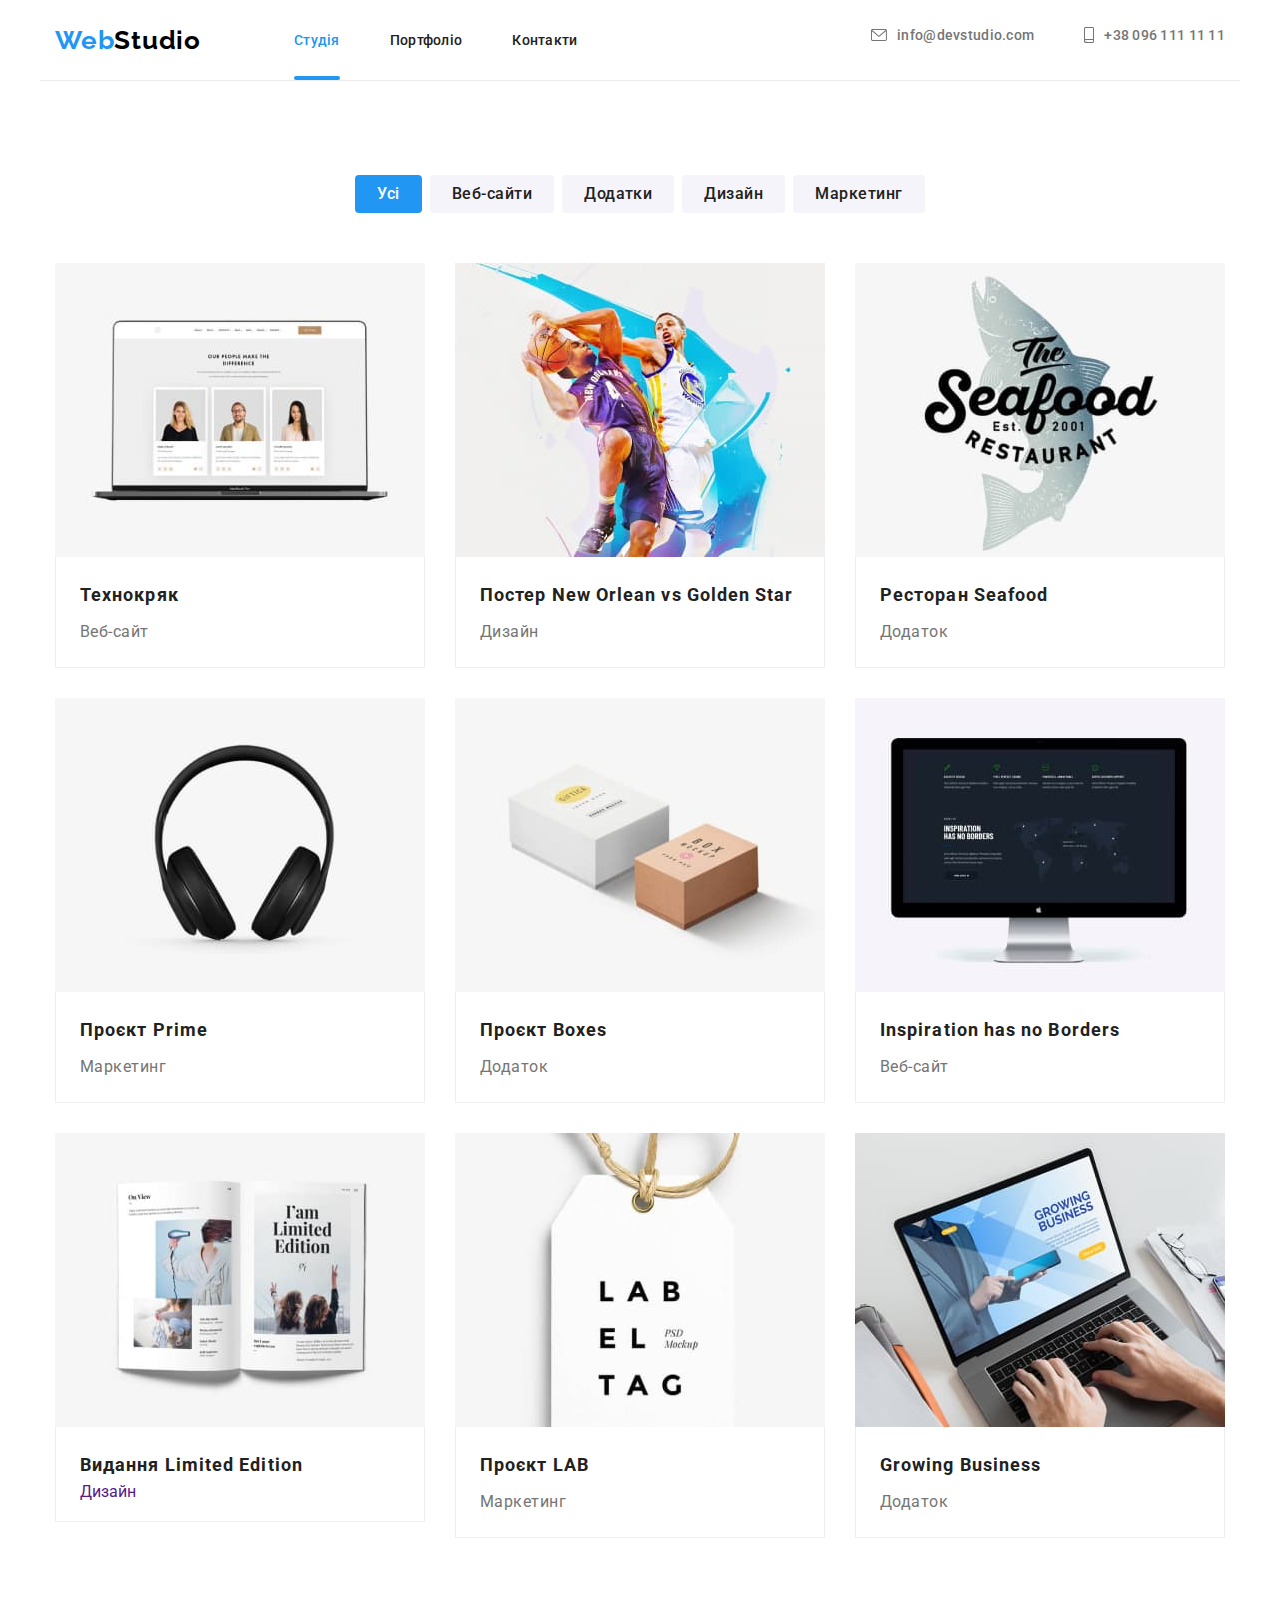
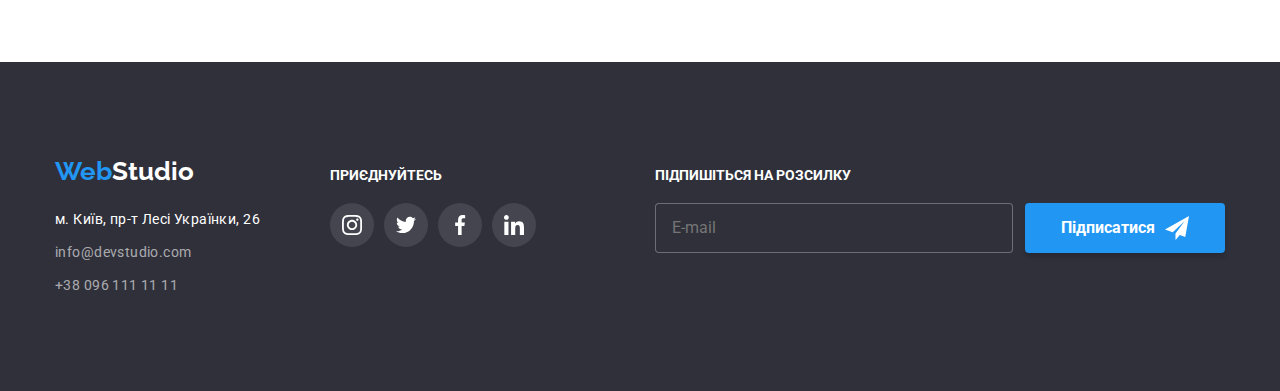
<file: portfolio.html>
<!DOCTYPE html>
<html lang="uk">
  <head>
    <meta charset="UTF-8" />
    <meta http-equiv="X-UA-Compatible" content="IE=edge" />
    <meta name="viewport" content="width=device-width, initial-scale=1.0" />
    <title>Студія</title>
    <link
      rel="stylesheet"
      href="https://cdnjs.cloudflare.com/ajax/libs/modern-normalize/1.1.0/modern-normalize.min.css"
    />
    <link rel="preconnect" href="https://fonts.googleapis.com" />
    <link rel="preconnect" href="https://fonts.gstatic.com" crossorigin />
    <link
      href="https://fonts.googleapis.com/css2?family=Raleway:wght@700&family=Roboto:wght@400;500;700;900&display=swap"
      rel="stylesheet"
    />
    <link rel="stylesheet" href="./css/main.min.css" />
  </head>

  <body class="body">
    <!-- Header-->
    <header class="header">
      <div class="container header__content">
        <a class="logo-flex header__logo link" href="./">Web<span class="header__logo header__logo--last">Studio</span></a>
        <nav class="header__nav">
          <ul class="header-list list">
            <li class="header-list__item">
              <a class="header-list__link header-list__active link" href="./index.html"
                >Студія</a
              >
            </li>
            <li class="header-list__item">
              <a class="header-list__link link" href="./portfolio.html">Портфоліо</a>
            </li>
            <li class="header-list__item">
              <a class="header-list__link link" href="#">Контакти</a>
            </li>
          </ul>
        </nav>
            <ul class="contact-nav list">
            <li class="contact-nav__item">
              <a class="contact-nav__link link" href="mailto:info@devstudio.com">
                <svg class="svg-mail" width="16" height="12">
                  <use href="./images/icons.svg#h-envelope"></use>
                </svg>info@devstudio.com</a>
            </li>
            <li class="contact-nav__item">
              <a class="contact-nav__link link" href="tel:+380961111111">
                <svg class="svg-tel" width="10" height="16">
                  <use href="./images/icons.svg#h-smartphone"></use>
                </svg>+38 096 111 11 11</a>
            </li>
            </ul>

            <button
            class="menu-toggle js-open-menu"
            aria-expanded="false"
            aria-controls="mobile-menu">
            <svg width="24" height="16">
                <use href="./images/icons.svg#icon-menu" class="icon-menu"></use>              
            </svg>
          </button>
          <div class="menu-container js-menu-container" id="mobile-menu">
            <button class="menu-toggle js-close-menu">
              <svg width="19" height="19">
                <use href="./images/icons.svg#icon-close" class="icon-close"></use>
            </svg>
            </button>
      
            <ul class="mobile-menu">
              <li class="mobile-menu__item">
                <a class="mobile-menu__link mobile-menu__active link" href="" >Студія</a>
              </li>
              <li class="mobile-menu__item">
                <a class="mobile-menu__link link" href="./portfolio.html" >Портфоліо</a>
              </li>
              <li class="mobile-menu__item">
                <a class="mobile-menu__link link" href="" >Контакти</a>
              </li>
            </ul>

            <ul class="mobile-contacts">
              <li class="mobile-contacts__item list">
                <a href="" class="mobile-contacts__link mobile-contacts__active link">+38 096 111 11 11</a></li>
              <li class="mobile-contacts__item list">
                <a href="" class="mobile-contacts__link link">info@devstudio.com</a></li>
            </ul>
            <ul class="mobile-socials">
              <li class="mobile-socials__item list">
                <a href="" class="mobile-socials__link link">Instagram</a></li>
              <li class="mobile-socials__item list">
                <a href="" class="mobile-socials__link link">Twitter</a></li>
              <li class="mobile-socials__item list">
                <a href="" class="mobile-socials__link link">Facebook</a></li>
              <li class="mobile-socials__item list">
                <a href="" class="mobile-socials__link link">LinkedIn</a></li>
            </ul>
          </div>
          </div>
    </header>
    <main>
      <section class="portfolio">
        <div class="container">
          <h1 class="visually-hidden">Projects</h1>
          <ul class="portfolio-menu list">
            <li class="portfolio-menu__item">
              <button class="portfolio-menu__link portfolio-menu__active" type="buttom">Усі</button>
            </li>
            <li class="portfolio-menu__item">
              <button class="portfolio-menu__link" type="buttom">Веб-сайти</button>
            </li>
            <li class="portfolio-menu__item">
              <button class="portfolio-menu__link" type="buttom">Додатки</button>
            </li>
            <li class="portfolio-menu__item">
              <button class="portfolio-menu__link" type="buttom">Дизайн</button>
            </li>
            <li class="portfolio-menu__item">
              <button class="portfolio-menu__link" type="buttom">Маркетинг</button>
            </li>
          </ul>
          <ul class="portfolio-container list">
            <li class="portfolio-container__item">
              <a class="portfolio-container__link link" href="">
                <div class="portfolio-container__wrapper">
                  <img class="portfolio-container__img" src="./images/proj01.jpg" alt="Photo note" />
                  <div class="portfolio-container__description"><p>Ресурс пропонує комплексні пропозиції з різним рівнем функціоналу та сервісів. Все це дозволить відвідувачу отримати вичерпні відомості про компанію чи приватну особу.</p></div>
                </div>
                <div class="portfolio-container__sign">
                  <h2 class="portfolio-container__project">Технокряк</h2>
                  <p class="portfolio-container__name">Веб-сайт</p>
                </div>
              </a>
            </li>
            <li class="portfolio-container__item">
              <a class="portfolio-container__link link" href="">
                <div class="portfolio-container__wrapper">
                  <img class="portfolio-container__img" src="./images/proj02.jpg" alt="Photo note" />
                  <div class="portfolio-container__description"><p>Ресурс пропонує комплексні пропозиції з різним рівнем функціоналу та сервісів. Все це дозволить відвідувачу отримати вичерпні відомості про компанію чи приватну особу.</p></div>
                </div>
                <div class="portfolio-container__sign">
                  <h2 class="portfolio-container__project">Постер New Orlean vs Golden Star</h2>
                  <p class="portfolio-container__name">Дизайн</p>
                </div>
              </a>
            </li>
            <li class="portfolio-container__item">
              <a class="portfolio-container__link link" href="">
                <div class="portfolio-container__wrapper">
                  <img class="portfolio-container__img" src="./images/proj03.jpg" alt="Photo note" />
                  <div class="portfolio-container__description"><p>Ресурс пропонує комплексні пропозиції з різним рівнем функціоналу та сервісів. Все це дозволить відвідувачу отримати вичерпні відомості про компанію чи приватну особу.</p></div>
                </div>
                <div class="portfolio-container__sign">
                  <h2 class="portfolio-container__project">Ресторан Seafood</h2>
                  <p class="portfolio-container__name">Додаток</p>
                </div>
              </a>
            </li>
            <li class="portfolio-container__item">
              <a class="portfolio-container__link link" href="">
                <div class="portfolio-container__wrapper">
                  <img class="portfolio-container__img" src="./images/proj04.jpg" alt="Photo note" />
                  <div class="portfolio-container__description"><p>Ресурс пропонує комплексні пропозиції з різним рівнем функціоналу та сервісів. Все це дозволить відвідувачу отримати вичерпні відомості про компанію чи приватну особу.</p></div>
                </div>
                <div class="portfolio-container__sign">
                  <h2 class="portfolio-container__project">Проєкт Prime</h2>
                  <p class="portfolio-container__name">Маркетинг</p>
                </div>
              </a>
            </li>
            <li class="portfolio-container__item">
              <a class="portfolio-container__link link" href="">
                <div class="portfolio-container__wrapper">
                  <img class="portfolio-container__img" src="./images/proj05.jpg" alt="Photo note" />
                  <div class="portfolio-container__description"><p>Ресурс пропонує комплексні пропозиції з різним рівнем функціоналу та сервісів. Все це дозволить відвідувачу отримати вичерпні відомості про компанію чи приватну особу.</p></div>
                </div>
                <div class="portfolio-container__sign">
                  <h2 class="portfolio-container__project">Проєкт Boxes</h2>
                  <p class="portfolio-container__name">Додаток</p>
                </div>
              </a>
            </li>
            <li class="portfolio-container__item">
              <a class="portfolio-container__link link" href="">
                <div class="portfolio-container__wrapper">
                  <img class="portfolio-container__img" src="./images/proj06.jpg" alt="Photo note" />
                  <div class="portfolio-container__description"><p>Ресурс пропонує комплексні пропозиції з різним рівнем функціоналу та сервісів. Все це дозволить відвідувачу отримати вичерпні відомості про компанію чи приватну особу.</p></div>
                </div>
                <div class="portfolio-container__sign">
                  <h2 class="portfolio-container__project">Inspiration has no Borders</h2>
                  <p class="portfolio-container__name">Веб-сайт</p>
                </div>
              </a>
            </li>
            <li class="portfolio-container__item">
              <a class="portfolio-container__link link" href="">
                <div class="portfolio-container__wrapper">
                  <img class="portfolio-container__img" src="./images/proj07.jpg" alt="Photo note" />
                  <div class="portfolio-container__description"><p>Ресурс пропонує комплексні пропозиції з різним рівнем функціоналу та сервісів. Все це дозволить відвідувачу отримати вичерпні відомості про компанію чи приватну особу.</p></div>
                </div>
                <div class="portfolio-container__sign">
                  <h2 class="portfolio-container__project">Видання Limited Edition</h2>
                  <p class="portfolio-container__-name">Дизайн</p>
                </div>
              </a>
            </li>
            <li class="portfolio-container__item">
              <a class="portfolio-container__link link" href="">
                <div class="portfolio-container__wrapper">
                  <img class="portfolio-container__img" src="./images/proj08.jpg" alt="Photo note" />
                  <div class="portfolio-container__description"><p>Ресурс пропонує комплексні пропозиції з різним рівнем функціоналу та сервісів. Все це дозволить відвідувачу отримати вичерпні відомості про компанію чи приватну особу.</p></div>
                </div>
                <div class="portfolio-container__sign">
                  <h2 class="portfolio-container__project">Проєкт LAB</h2>
                  <p class="portfolio-container__name">Маркетинг</p>
                </div>
              </a>
            </li>
            <li class="portfolio-container__item">
              <a class="portfolio-container__link link" href="">
                <div class="portfolio-container__wrapper">
                  <img class="portfolio-container__img" src="./images/proj09.jpg" alt="Photo note" />
                  <div class="portfolio-container__description"><p>Ресурс пропонує комплексні пропозиції з різним рівнем функціоналу та сервісів. Все це дозволить відвідувачу отримати вичерпні відомості про компанію чи приватну особу.</p></div>
                </div>
                <div class="portfolio-container__sign">
                  <h2 class="portfolio-container__project">Growing Business</h2>
                  <p class="portfolio-container__name">Додаток</p>
                </div>
              </a>
            </li>
          </ul>
        </div>
      </section>
    </main>
    <!-- Блок подвал-->
    <footer class="footer">
      <div class="footer__content container">
        <div class="company">
          <a class="footer-logo link" href="./">Web<span class="footer-logo__last">Studio</span></a>
        <address>
        <ul class="adress-list list">
          <li class="adress-list__line">
            <a class="adress-list__city link" href="https://goo.gl/maps/aEc3qN7KsG8WqcRj8"
              >м. Київ, пр-т Лесі Українки, 26</a>
          </li>
          <li class="adress-list__line">
            <a class="adress-list__contact link" href="mailto:info@devstudio.com">info@devstudio.com</a>
          </li>
          <li class="adress-list__line">
            <a class="adress-list__contact link" href="tel:+380961111111">+38 096 111 11 11</a></li>
        </ul>
        </address>
        </div>
        <div class="social-join">
          <h3 class="social-join__title">приєднуйтесь</h3>
            <ul class="foot-social list">
                <li class="foot-social__item"><a href="" class="foot-social__link link">
                  <svg class="foot-social__icon" width="20" height="20">
                    <use href="./images/icons.svg#sn-instagram"></use>
                  </svg>
                </a></li>
                <li class="foot-social__item"><a href="" class="foot-social__link link">
                  <svg class="foot-social__icon" width="20" height="20">
                    <use href="./images/icons.svg#sn-twitter"></use>
                  </svg>
                </a></li>
                <li class="foot-social__item"><a href="" class="foot-social__link link">
                  <svg class="foot-social__icon" width="20" height="20">
                    <use href="./images/icons.svg#sn-facebook"></use>
                  </svg>
                </a></li>
                <li class="foot-social__item"><a href="" class="foot-social__link link">
                  <svg class="foot-social__icon" width="20" height="20">
                    <use href="./images/icons.svg#sn-linkedin"></use>
                  </svg>
                </a></li>
            </ul>
        </div>  

        <div class="subscribe">
          <p class="subscribe__title">Підпишіться на розсилку</p>
          <form class="input-form">
            <div class="subscribe__form">
              <input class="subscribe__input"
                type="email"
                name="mail"
                id="mail"
                placeholder="E-mail"
              />
              <button class="subscribe__button" type="submit">
                Підписатися
                <svg class="subscribe__svg" width="24" height="24">
                  <use href="./images/icons.svg#icon-send"></use>
                </svg>
              </button>
            </div>
          </form>
        </div>
      </div>
  </footer>
  </body>
</html>
</file>
<file: css/main.min.css>
.body{font-family:"Roboto",sans-serif;font-style:normal}h1,h2,h3,h4,h5,p,ul{margin:0}.container{padding-left:15px;padding-right:15px;margin-left:auto;margin-right:auto}@media screen and (min-width: 480px){.container{width:480px}}@media screen and (min-width: 768px){.container{width:768px}}@media screen and (min-width: 1200px){.container{width:1200px}}.link{text-decoration:none}.list{list-style:none;padding:0;margin:0}img{display:block max-width 100%;height:auto}.visually-hidden{position:absolute;white-space:nowrap;width:1px;height:1px;overflow:hidden;border:0;padding:0;clip:rect(0 0 0 0);-webkit-clip-path:inset(50%);clip-path:inset(50%);margin:-1px}.footer,.clients,.team,.features,.hero{padding-top:60px;padding-bottom:60px}@media screen and (min-width: 1280px){.footer,.clients,.team,.features,.hero{padding-top:94px;padding-bottom:94px}}.header{padding:16px 0}@media screen and (min-width: 768px){.header{padding:0}}.header__content{display:-webkit-box;display:-ms-flexbox;display:flex;-webkit-box-align:center;-ms-flex-align:center;align-items:center;border-bottom:1px solid #ececec}.header__nav{display:-webkit-box;display:-ms-flexbox;display:flex}.logo-flex{display:-webkit-box;display:-ms-flexbox;display:flex;margin-left:0px}.header__logo{font-family:"Raleway",sans-serif;font-style:normal;font-weight:700;font-size:26px;line-height:1.1923076923;letter-spacing:.03em;color:#2196f3}.header__logo--last{color:#000}.header-list{display:none}@media screen and (min-width: 768px){.header-list{display:-webkit-box;display:-ms-flexbox;display:flex;margin-left:88px}.header-list__link{display:block;padding-top:32px;padding-bottom:32px;color:#212121;font-weight:500;font-size:14px;line-height:1.1428571429;letter-spacing:.02em;-webkit-transition:color 250ms cubic-bezier(0.4, 0, 0.2, 1);transition:color 250ms cubic-bezier(0.4, 0, 0.2, 1);position:relative}.header-list__item:not(:last-child){margin-right:50px}.header-list__link:hover,.header-list__link:active{color:#2196f3}.header-list__active{color:#2196f3}.header-list__active::after{opacity:1;content:" ";display:block;width:100%;height:4px;border-radius:2px;background-color:#2196f3;position:absolute;left:0px;bottom:0px}}@media screen and (min-width: 1200px){.header-list{margin-left:93px}}.contact-nav{display:none}@media screen and (min-width: 768px){.contact-nav{display:block;margin-left:auto}.contact-nav__item:not(:last-child){margin-bottom:10px}.contact-nav__link{display:-webkit-box;display:-ms-flexbox;display:flex;-webkit-box-align:center;-ms-flex-align:center;align-items:center;font-weight:500;font-size:14px;line-height:1.1428571429;letter-spacing:.02em;color:#757575;-webkit-transition:color 250ms cubic-bezier(0.4, 0, 0.2, 1);transition:color 250ms cubic-bezier(0.4, 0, 0.2, 1)}.contact-nav__link:hover,.contact-nav__link:active{color:#2196f3}}@media screen and (min-width: 1200px){.contact-nav{display:-webkit-box;display:-ms-flexbox;display:flex;margin-left:auto}.contact-nav__item:not(:last-child){margin-right:50px}}.svg-mail{fill:currentColor;margin-right:10px}.svg-tel{fill:currentColor;margin-right:10px}.menu{display:-webkit-box;display:-ms-flexbox;display:flex;padding:0;margin:0;list-style:none}@media(max-width: 767px){.menu{display:none}}.menu .link{padding:10px;color:inherit;text-decoration:none}.menu .link:hover,.menu .link:focus{text-decoration:underline}.menu-toggle{min-height:40px;min-width:40px;display:-webkit-box;display:-ms-flexbox;display:flex;-webkit-box-align:center;-ms-flex-align:center;align-items:center;-webkit-box-pack:center;-ms-flex-pack:center;justify-content:center;margin-left:auto;background-color:rgba(0,0,0,0);cursor:pointer;border:none;border-radius:50%;outline:none}@media(min-width: 768px){.menu-toggle{display:none}}.menu-toggle:hover,.menu-toggle:focus{fill:#2196f3}.menu-container{position:fixed;top:0;left:0;display:-webkit-box;display:-ms-flexbox;display:flex;-webkit-box-orient:vertical;-webkit-box-direction:normal;-ms-flex-direction:column;flex-direction:column;width:100vw;height:100vh;padding:32px;background-color:#fff;z-index:999;-webkit-transform:translateX(100%);transform:translateX(100%);-webkit-transition:-webkit-transform 250ms ease-in-out;transition:-webkit-transform 250ms ease-in-out;transition:transform 250ms ease-in-out;transition:transform 250ms ease-in-out, -webkit-transform 250ms ease-in-out}.menu-container.is-open{-webkit-transform:translateX(0);transform:translateX(0)}.menu-container .menu-toggle{position:absolute;top:16px;right:16px}.mobile-menu{padding:0;margin:0;list-style:none;margin-bottom:auto}.mobile-menu{display:block}.mobile-menu__item{display:block;margin-bottom:32px}.mobile-menu__link{font-weight:500;font-size:40px;line-height:1.175;text-decoration:none;color:#212121}.mobile-menu__active{font-weight:500;font-size:40px;line-height:1.175;text-decoration:none;color:#2196f3}.mobile-contacts{display:block;padding:0}.mobile-contacts__item{display:block;margin-bottom:32px}.mobile-contacts__link{font-weight:500;font-size:24px;line-height:1.1666666667;text-decoration:none;color:#757575}.mobile-contacts__active{font-weight:500;font-size:34px;line-height:1.1764705882;text-decoration:none;color:#2196f3}.mobile-socials{display:-webkit-box;display:-ms-flexbox;display:flex;padding:0}.mobile-socials__item:not(:last-child){padding-right:10px;border-right:1px solid rgba(33,33,33,.2)}.mobile-socials__item:not(:first-child){padding-left:10px}.mobile-socials__link{font-weight:500;font-size:18px;line-height:1.2222222222;text-decoration:none;color:#2196f3}.hero{margin-left:auto;margin-right:auto;padding-top:118px;padding-bottom:118px;text-align:center;background-color:#2f303a;background-image:-webkit-gradient(linear, left top, right top, from(rgba(47, 48, 58, 0.4)), to(rgba(47, 48, 58, 0.4))),url("../images/hero/hero_img-sm@1x.jpg");background-image:linear-gradient(to right, rgba(47, 48, 58, 0.4), rgba(47, 48, 58, 0.4)),url("../images/hero/hero_img-sm@1x.jpg");background-repeat:no-repeat;background-position:center;background-size:cover}@media screen and (min-device-pixel-ratio: 2),(-webkit-min-device-pixel-ratio: 2),(min-resolution: 192dpi),(min-resolution: 2dppx){.hero{background-image:-webkit-gradient(linear, left top, right top, from(rgba(47, 48, 58, 0.4)), to(rgba(47, 48, 58, 0.4))),url("../images/hero/hero_img-sm@2x.jpg");background-image:linear-gradient(to right, rgba(47, 48, 58, 0.4), rgba(47, 48, 58, 0.4)),url("../images/hero/hero_img-sm@2x.jpg")}}@media screen and (min-width: 768px){.hero{background-image:-webkit-gradient(linear, left top, right top, from(rgba(47, 48, 58, 0.4)), to(rgba(47, 48, 58, 0.4))),url("../images/hero/hero_img-md@1x.jpg");background-image:linear-gradient(to right, rgba(47, 48, 58, 0.4), rgba(47, 48, 58, 0.4)),url("../images/hero/hero_img-md@1x.jpg")}}@media screen and (min-width: 768px)and (min-device-pixel-ratio: 2),screen and (min-width: 768px)and (-webkit-min-device-pixel-ratio: 2),screen and (min-width: 768px)and (min-resolution: 192dpi),screen and (min-width: 768px)and (min-resolution: 2dppx){.hero{background-image:-webkit-gradient(linear, left top, right top, from(rgba(47, 48, 58, 0.4)), to(rgba(47, 48, 58, 0.4))),url("../images/hero/hero_img-md@2x.jpg");background-image:linear-gradient(to right, rgba(47, 48, 58, 0.4), rgba(47, 48, 58, 0.4)),url("../images/hero/hero_img-md@2x.jpg")}}@media screen and (min-width: 1200px){.hero{max-width:1600px;padding-top:200px;padding-bottom:200px;height:600px;background-image:-webkit-gradient(linear, left top, right top, from(rgba(47, 48, 58, 0.4)), to(rgba(47, 48, 58, 0.4))),url("../images/hero/hero_img-lg@1x.jpg");background-image:linear-gradient(to right, rgba(47, 48, 58, 0.4), rgba(47, 48, 58, 0.4)),url("../images/hero/hero_img-lg@1x.jpg")}}@media screen and (min-width: 1200px)and (min-device-pixel-ratio: 2),screen and (min-width: 1200px)and (-webkit-min-device-pixel-ratio: 2),screen and (min-width: 1200px)and (min-resolution: 192dpi),screen and (min-width: 1200px)and (min-resolution: 2dppx){.hero{background-image:-webkit-gradient(linear, left top, right top, from(rgba(47, 48, 58, 0.4)), to(rgba(47, 48, 58, 0.4))),url("../images/hero/hero_img-lg@2x.jpg");background-image:linear-gradient(to right, rgba(47, 48, 58, 0.4), rgba(47, 48, 58, 0.4)),url("../images/hero/hero_img-lg@2x.jpg")}}.hero__title{margin:0 auto 30px;width:360px;font-weight:900;font-size:26px;line-height:1.6153846154;text-align:center;letter-spacing:.06em;text-transform:uppercase;color:#fff;display:block}@media screen and (min-width: 1200px){.hero__title{font-size:44px;line-height:1.3636363636;width:696px}}.hero__button{font-family:inherit;font-weight:700;font-size:16px;line-height:1.875;color:#fff;background-color:#2196f3;border-radius:4px;border:none;padding:10px 24px;-webkit-transition:background-color 250ms cubic-bezier(0.4, 0, 0.2, 1);transition:background-color 250ms cubic-bezier(0.4, 0, 0.2, 1)}.hero__button:hover,.hero__button:active{background-color:#188ce8;cursor:pointer}@media screen and (min-width: 1200px){.hero__button{padding:10px 32px}}.features{display:-webkit-box;display:-ms-flexbox;display:flex;-webkit-box-pack:center;-ms-flex-pack:center;justify-content:center}.features__icon{display:-webkit-box;display:-ms-flexbox;display:flex;-webkit-box-pack:center;-ms-flex-pack:center;justify-content:center;-webkit-box-align:center;-ms-flex-align:center;align-items:center;height:120px;background-color:#f5f4fa;border-radius:4px;margin-bottom:30px}.features__icon--size{width:70px;height:70px}.features__titles{margin-top:0;margin-bottom:10px;text-align:left;font-weight:700;font-size:14px;line-height:1.1428571429;letter-spacing:.03em;text-transform:uppercase;color:#212121}@media screen and (max-width: 767px){.features__titles{text-align:center}}.features__text{margin-top:0;font-weight:400;font-size:14px;line-height:1.7142857143;color:#757575}@media screen and (min-width: 768px){.features-list{display:-webkit-box;display:-ms-flexbox;display:flex;-ms-flex-wrap:wrap;flex-wrap:wrap;-webkit-box-pack:center;-ms-flex-pack:center;justify-content:center;max-width:768px}}@media screen and (min-width: 1200px){.features-list{max-width:1200px;-ms-flex-wrap:nowrap;flex-wrap:nowrap}}.features-list__item{margin-bottom:30px;width:100%}@media screen and (min-width: 768px){.features-list__item{width:354px;margin-right:30px}}@media screen and (min-width: 1200px){.features-list__item{width:270px;margin-bottom:0px}}@media screen and (max-width: 1199px){.features-list__item:nth-child(2n){margin-right:0px}}@media screen and (min-width: 768px){.features-list__item:nth-child(n+3){margin-bottom:0px}}.features-list__item:last-child{margin-bottom:0px;margin-right:0px}.works{margin-top:0;margin-bottom:0;padding-bottom:94px}@media screen and (max-width: 1199px){.works{display:none}}.works__title{margin-top:0;margin-bottom:50px;font-weight:700;font-size:36px;line-height:1.1666666667;text-align:center;letter-spacing:.03em;color:#212121}.works-flex{display:-webkit-box;display:-ms-flexbox;display:flex}.works-flex__item{width:370px;margin-right:30px;position:relative}.works-flex__item:nth-child(3n){margin-right:0}.works-flex__img{display:block;width:100%;height:auto}.works-flex__description{display:-webkit-box;display:-ms-flexbox;display:flex;-webkit-box-pack:center;-ms-flex-pack:center;justify-content:center;-webkit-box-align:center;-ms-flex-align:center;align-items:center;width:100%;height:70px;color:#fff;font-weight:700;font-size:14px;line-height:1.1428571429;text-align:center;text-transform:uppercase;margin:0px;background-color:rgba(47,48,58,.8);position:absolute;bottom:0}.team{margin-top:0;margin-bottom:0;background-color:#f5f4fa}@media screen and (max-width: 1199px){.team{display:-webkit-box;display:-ms-flexbox;display:flex;-webkit-box-align:center;-ms-flex-align:center;align-items:center}}.team__title{margin-top:0;margin-bottom:30px;font-weight:700;font-size:28px;line-height:1.1785714286;text-align:center;color:#212121}@media screen and (min-width: 1200px){.team__title{font-size:36px;line-height:1.1666666667;margin-bottom:50px;font-size:28px;line-height:1.1666666667}}.particapant{display:-webkit-box;display:-ms-flexbox;display:flex;-ms-flex-wrap:wrap;flex-wrap:wrap;-webkit-box-pack:center;-ms-flex-pack:center;justify-content:center}@media screen and (min-width: 480px){.particapant{max-width:480px}}@media screen and (min-width: 768px){.particapant{max-width:768px}}@media screen and (min-width: 1200px){.particapant{max-width:1200px}}.particapant__item{width:100%;margin-bottom:30px;background-color:#fff;-webkit-box-shadow:0px 2px 1px rgba(0,0,0,.2),0px 1px 1px rgba(0,0,0,.14),0px 1px 3px rgba(0,0,0,.12);box-shadow:0px 2px 1px rgba(0,0,0,.2),0px 1px 1px rgba(0,0,0,.14),0px 1px 3px rgba(0,0,0,.12)}@media screen and (min-width: 768px){.particapant__item{width:calc((100% - 30px)/2);margin-right:30px}}@media screen and (min-width: 1200px){.particapant__item{width:calc((100% - 90px)/4)}}@media screen and (min-width: 768px)and (max-width: 1199px){.particapant__item:nth-child(2n){margin-right:0px}}.particapant__item:nth-child(4n){margin-right:0}.particapant__photo{display:block;width:100%;height:auto;margin-top:0;margin-bottom:0}.particapant__sign{padding-top:30px;padding-bottom:30px}.particapant__name{font-weight:500;font-size:16px;line-height:1.1875;text-align:center;letter-spacing:.03em;color:#212121}.particapant__post{margin-top:10px;font-weight:400;font-size:16px;line-height:1.1875;text-align:center;letter-spacing:.03em;color:#757575}.social{display:-webkit-box;display:-ms-flexbox;display:flex;-webkit-box-pack:center;-ms-flex-pack:center;justify-content:center;margin-top:16px}.social__item{width:44px;height:44px;margin-right:10px}.social__item:last-child{margin-right:0}.social__link{width:100%;height:100%;display:-webkit-box;display:-ms-flexbox;display:flex;-webkit-box-align:center;-ms-flex-align:center;align-items:center;-webkit-box-pack:center;-ms-flex-pack:center;justify-content:center;background-color:#fff;border-radius:50%;-webkit-transition:background-color 250ms cubic-bezier(0.4, 0, 0.2, 1);transition:background-color 250ms cubic-bezier(0.4, 0, 0.2, 1)}.social__icon{fill:#afb1b8;-webkit-transition:fill 250ms cubic-bezier(0.4, 0, 0.2, 1);transition:fill 250ms cubic-bezier(0.4, 0, 0.2, 1)}.social__link:hover{background-color:#2196f3}.social__link:hover .social__icon{fill:#fff}.clients{margin-top:0;margin-bottom:0}@media screen and (max-width: 1199px){.clients{display:-webkit-box;display:-ms-flexbox;display:flex;-webkit-box-align:center;-ms-flex-align:center;align-items:center}}.clients__title{margin-top:0;margin-bottom:30px;color:#212121;font-weight:700;font-size:28px;line-height:1.1785714286;text-align:center}@media screen and (min-width: 1200px){.clients__title{margin-bottom:50px;font-size:36px;line-height:1.1666666667}}.clients-content{display:-webkit-box;display:-ms-flexbox;display:flex;-ms-flex-wrap:wrap;flex-wrap:wrap;-webkit-box-pack:center;-ms-flex-pack:center;justify-content:center;gap:30px}.clients-content__item{width:calc((100% - 30px)/2)}@media screen and (min-width: 768px){.clients-content__item{width:calc((100% - 60px)/3)}}@media screen and (min-width: 1200px){.clients-content__item{width:calc((100% - 150px)/6)}}.clients-content__link{display:-webkit-box;display:-ms-flexbox;display:flex;-webkit-box-align:center;-ms-flex-align:center;align-items:center;-webkit-box-pack:center;-ms-flex-pack:center;justify-content:center;border:1px solid #afb1b8;border-radius:4px;height:92px;color:#afb1b8;-webkit-transition:color 250ms cubic-bezier(0.4, 0, 0.2, 1);transition:color 250ms cubic-bezier(0.4, 0, 0.2, 1)}.clients-content__link:hover{color:#2196f3;border:1px solid #2196f3}.clients-content__logo{fill:currentColor;-webkit-transition:fill 250ms cubic-bezier(0.4, 0, 0.2, 1);transition:fill 250ms cubic-bezier(0.4, 0, 0.2, 1)}@media screen and (max-width: 767px){.clients-content__item:nth-child(2n){margin-right:0px}}@media screen and (min-width: 768px)and (max-width: 1199px){.clients-content__item:nth-child(3n){margin-right:0px}}@media screen and (min-width: 1200px){.clients-content__item:nth-child(6n){margin-right:0px}}.footer{margin-top:0;margin-bottom:0;background-color:#2f303a}.footer .footer__content{-webkit-box-align:baseline;-ms-flex-align:baseline;align-items:baseline;text-align:center;-ms-flex-wrap:wrap;flex-wrap:wrap}@media screen and (min-width: 480px){.footer .footer__content{max-width:480px}}@media screen and (min-width: 768px){.footer .footer__content{max-width:768px;display:-webkit-box;display:-ms-flexbox;display:flex;-webkit-box-pack:justify;-ms-flex-pack:justify;justify-content:space-between}}@media screen and (min-width: 1200px){.footer .footer__content{max-width:1200px;text-align:left;display:-webkit-box;display:-ms-flexbox;display:flex}}.company{display:block}@media screen and (max-width: 767px){.company{margin-bottom:60px}}@media screen and (min-width: 768px)and (max-width: 1199px){.company{margin-left:61px;margin-bottom:60px}}.footer-logo{display:block;margin-bottom:20px;font-family:"Raleway",sans-serif;font-style:normal;font-weight:700;font-size:26px;line-height:1.1923076923;color:#2196f3}.footer-logo__last{color:#fff}.adress-list{display:block}.adress-list__line:not(:last-child){margin-bottom:9px}.adress-list__city{font-style:normal;font-weight:400;font-size:14px;line-height:1.7142857143;letter-spacing:.03em;color:#fff;-webkit-transition:color 250ms cubic-bezier(0.4, 0, 0.2, 1);transition:color 250ms cubic-bezier(0.4, 0, 0.2, 1)}.adress-list__contact{font-style:normal;font-weight:400;font-size:14px;line-height:1.7142857143;letter-spacing:.03em;color:rgba(255,255,255,.6);-webkit-transition:color 250ms cubic-bezier(0.4, 0, 0.2, 1);transition:color 250ms cubic-bezier(0.4, 0, 0.2, 1)}.adress-list__city:hover,.adress-list__city:active,.adress-list__contact:hover,.adress-list__contact:active{color:#2196f3}.social-join{display:block}@media screen and (max-width: 767px){.social-join{margin-bottom:60px}}@media screen and (min-width: 768px)and (max-width: 1199px){.social-join{margin-right:74px}}@media screen and (min-width: 1200px){.social-join{margin-left:70px}}.social-join__title{color:#fff;font-weight:700;font-size:14px;line-height:1.1428571429;text-transform:uppercase;margin-bottom:20px}.foot-social{display:-webkit-box;display:-ms-flexbox;display:flex;-webkit-box-pack:center;-ms-flex-pack:center;justify-content:center}.foot-social__item{width:44px;height:44px;margin-right:10px}.foot-social__item:last-child{margin-right:0}.foot-social__link{width:100%;height:100%;display:inline-block;display:-webkit-box;display:-ms-flexbox;display:flex;-webkit-box-align:center;-ms-flex-align:center;align-items:center;-webkit-box-pack:center;-ms-flex-pack:center;justify-content:center;background-color:rgba(255,255,255,.1);border-radius:50%;-webkit-transition:background-color 250ms cubic-bezier(0.4, 0, 0.2, 1);transition:background-color 250ms cubic-bezier(0.4, 0, 0.2, 1)}.foot-social__icon{fill:#fff}.foot-social__link:hover{background-color:#2196f3}.foot-social__link:hover__icon{fill:#fff}.subscribe{display:block;width:auto;margin-left:auto}.subscribe__title{color:#fff;font-weight:700;font-size:14px;line-height:1.1428571429;text-transform:uppercase;margin-bottom:20px}.subscribe__form{display:block;width:460px}@media screen and (min-width: 1200px){.subscribe__form{display:-webkit-box;display:-ms-flexbox;display:flex;width:570px}}.subscribe__input{width:450px;height:50px;margin-bottom:30px;background-color:#2f303a;border:1px solid rgba(255,255,255,.3);border-radius:4px;padding:15px 16px;color:#757575;outline:0}@media screen and (min-width: 1200px){.subscribe__input{width:358px}}@media screen and (max-width: 768px){.subscribe__input{margin-bottom:33px}}.subscribe__button{display:-webkit-inline-box;display:-ms-inline-flexbox;display:inline-flex;-webkit-box-pack:center;-ms-flex-pack:center;justify-content:center;-webkit-box-align:center;-ms-flex-align:center;align-items:center;width:200px;height:50px;background-color:#2196f3;font-weight:700;font-size:16px;line-height:1.875;color:#fff;border-radius:4px;border:none;-webkit-box-shadow:0px 4px 4px rgba(0,0,0,.15);box-shadow:0px 4px 4px rgba(0,0,0,.15);cursor:pointer}@media screen and (min-width: 1200px){.subscribe__button{margin-left:12px}}.subscribe__svg{margin-left:10px}.portfolio{padding-top:94px;padding-bottom:94px}.portfolio-menu{display:-webkit-box;display:-ms-flexbox;display:flex;-webkit-box-pack:center;-ms-flex-pack:center;justify-content:center}.portfolio-menu__item:not(:last-child){margin-right:8px}.portfolio-menu__link{padding:6px 22px;font-family:inherit;font-weight:500;font-size:16px;line-height:1.625;text-align:center;letter-spacing:.03em;color:#212121;background-color:#f5f4fa;cursor:pointer;border:none;border-radius:4px;-webkit-transition:color 250ms cubic-bezier(0.4, 0, 0.2, 1),background-color 250ms cubic-bezier(0.4, 0, 0.2, 1),-webkit-box-shadow 250ms cubic-bezier(0.4, 0, 0.2, 1);transition:color 250ms cubic-bezier(0.4, 0, 0.2, 1),background-color 250ms cubic-bezier(0.4, 0, 0.2, 1),-webkit-box-shadow 250ms cubic-bezier(0.4, 0, 0.2, 1);transition:color 250ms cubic-bezier(0.4, 0, 0.2, 1),background-color 250ms cubic-bezier(0.4, 0, 0.2, 1),box-shadow 250ms cubic-bezier(0.4, 0, 0.2, 1);transition:color 250ms cubic-bezier(0.4, 0, 0.2, 1),background-color 250ms cubic-bezier(0.4, 0, 0.2, 1),box-shadow 250ms cubic-bezier(0.4, 0, 0.2, 1),-webkit-box-shadow 250ms cubic-bezier(0.4, 0, 0.2, 1)}.portfolio-menu__active{color:#fff;background-color:#2196f3}.portfolio-menu__link:hover,.portfolio-menu__link:active{color:#fff;background-color:#2196f3;-webkit-box-shadow:0px 2px 2px rgba(0,0,0,.12),0px 1px 2px rgba(0,0,0,.08);box-shadow:0px 2px 2px rgba(0,0,0,.12),0px 1px 2px rgba(0,0,0,.08)}.portfolio-container{display:-webkit-box;display:-ms-flexbox;display:flex;-ms-flex-wrap:wrap;flex-wrap:wrap;margin-top:50px}.portfolio-container__item{width:370px;margin-right:30px;margin-bottom:30px;-ms-flex-preferred-size:calc((100% - 60px)/3);flex-basis:calc((100% - 60px)/3)}.portfolio-container__item:nth-child(3n){margin-right:0}.portfolio-container__item:last-child{margin-right:0;margin-bottom:0}.portfolio-container__link{display:block}.portfolio-container__link:hover{-webkit-box-shadow:1px 4px 6px rgba(0,0,0,.16),0px 4px 4px rgba(0,0,0,.06),0px 1px 1px rgba(0,0,0,.12);box-shadow:1px 4px 6px rgba(0,0,0,.16),0px 4px 4px rgba(0,0,0,.06),0px 1px 1px rgba(0,0,0,.12)}.portfolio-container__wrapper{position:relative;overflow:hidden}.portfolio-container__img{display:block;width:100%;height:auto}.portfolio-container__sign{padding:20px 24px;border-right:1px solid #eee;border-bottom:1px solid #eee;border-left:1px solid #eee}.portfolio-container__project{font-weight:700;font-size:18px;line-height:2;letter-spacing:.06em;color:#212121}.portfolio-container__name{margin-top:4px;font-weight:400;font-size:16px;line-height:1.875;letter-spacing:.03em;color:#757575}.portfolio-container__description{display:-webkit-box;display:-ms-flexbox;display:flex;-webkit-box-pack:center;-ms-flex-pack:center;justify-content:center;-webkit-box-align:center;-ms-flex-align:center;align-items:center;position:absolute;bottom:0;top:0;left:0;right:0;background-color:rgba(33,150,243,.9);color:#fff;font-weight:400;font-size:18px;line-height:1.5555555556;padding-left:24px;padding-right:24px;-webkit-transform:translateY(100%);transform:translateY(100%);-webkit-transition:-webkit-transform 250ms cubic-bezier(0.4, 0, 0.2, 1);transition:-webkit-transform 250ms cubic-bezier(0.4, 0, 0.2, 1);transition:transform 250ms cubic-bezier(0.4, 0, 0.2, 1);transition:transform 250ms cubic-bezier(0.4, 0, 0.2, 1), -webkit-transform 250ms cubic-bezier(0.4, 0, 0.2, 1)}.portfolio-container .portfolio-container__item:hover .portfolio-container__description{-webkit-transform:translateY(0);transform:translateY(0)}.modal-backdrop{position:fixed;top:0;bottom:0;left:0;right:0;opacity:1;background-color:rgba(0,0,0,.2);-webkit-transition:opacity 250ms cubic-bezier(0.4, 0, 0.2, 1);transition:opacity 250ms cubic-bezier(0.4, 0, 0.2, 1)}.modal-backdrop.is-hidden .modal{-webkit-transform:scale(1);transform:scale(1)}.is-hidden{visibility:hidden;opacity:0;pointer-events:none}.modal{width:450px;position:absolute;top:50%;left:50%;padding:40px;-webkit-transform:scale(1) translate(-50%, -50%);transform:scale(1) translate(-50%, -50%);-webkit-transition:-webkit-transform 250ms cubic-bezier(0.4, 0, 0.2, 1);transition:-webkit-transform 250ms cubic-bezier(0.4, 0, 0.2, 1);transition:transform 250ms cubic-bezier(0.4, 0, 0.2, 1);transition:transform 250ms cubic-bezier(0.4, 0, 0.2, 1), -webkit-transform 250ms cubic-bezier(0.4, 0, 0.2, 1);background-color:#fff;border-radius:4px}@media screen and (min-width: 1200px){.modal{width:528px}}.modal__close{display:-webkit-box;display:-ms-flexbox;display:flex;position:absolute;-webkit-box-pack:center;-ms-flex-pack:center;justify-content:center;-webkit-box-align:center;-ms-flex-align:center;align-items:center;top:8px;right:8px;width:30px;height:30px;border:1px solid rgba(0,0,0,.1);background-color:#fff;border-radius:50%;cursor:pointer;-webkit-transition:border 250ms cubic-bezier(0.4, 0, 0.2, 1);transition:border 250ms cubic-bezier(0.4, 0, 0.2, 1)}.modal__svg{fill:#000;-webkit-transition:fill 250ms cubic-bezier(0.4, 0, 0.2, 1);transition:fill 250ms cubic-bezier(0.4, 0, 0.2, 1)}.modal__close:hover{border:1px solid #2196f3}.modal__close:hover .modal__svg{fill:#2196f3}.modal-title{color:#212121;font-weight:700;font-size:20px;line-height:1.1428571429;text-align:center;margin-bottom:12px}.modal-input_label{display:inline-block;margin-bottom:4px;font-size:12px;color:#757575}.modal-input_wrapper{position:relative}.modal-input_line{width:100%;height:40px;margin-bottom:10px;border-radius:4px;border:1px solid rgba(33,33,33,.2);padding:12px;padding-left:42px;font-size:16px;color:#212121;-webkit-transition:border-color 250ms cubic-bezier(0.4, 0, 0.2, 1);transition:border-color 250ms cubic-bezier(0.4, 0, 0.2, 1);outline:0;cursor:pointer}.modal-input_line:hover,.modal-input_line:focus,.modal-input_line:focus-within,.modal-input_line:focus-visible{border-color:#2196f3}.modal-input_icon{position:absolute;left:12px;top:50%;-webkit-transform:translateY(-75%);transform:translateY(-75%);fill:#212121;-webkit-transition:fill 250ms cubic-bezier(0.4, 0, 0.2, 1);transition:fill 250ms cubic-bezier(0.4, 0, 0.2, 1)}.modal-input_line:focus+.modal-input_icon,.modal-input_line:hover+.modal-input_icon{fill:#2196f3}.modal-input_textarea{width:100%;height:120px;border-radius:4px;border:1px solid rgba(33,33,33,.2);resize:none;padding:12px 16px;font-weight:400;font-size:12px;line-height:1.1666666667;color:rgba(117,117,117,.5);-webkit-transition:border-color 250ms cubic-bezier(0.4, 0, 0.2, 1);transition:border-color 250ms cubic-bezier(0.4, 0, 0.2, 1);outline:0;cursor:pointer}.modal-input_textarea:hover,.modal-input_textarea:focus,.modal-input_textarea:focus-within,.modal-input_textarea:focus-visible{border:1px solid #2196f3}.check-line{margin:10px auto 0}.check-line .check-line__agree{display:-webkit-inline-box;display:-ms-inline-flexbox;display:inline-flex;-webkit-box-align:center;-ms-flex-align:center;align-items:center;-webkit-box-pack:center;-ms-flex-pack:center;justify-content:center}.check-line__text{font-weight:400;font-size:12px;line-height:1.1666666667;color:#757575}@media screen and (min-width: 1200px){.check-line__text{font-size:14px;line-height:1.7142857143}}.check-line__contract{margin-left:5px;font-weight:400;font-size:12px;line-height:1.1666666667;color:#2196f3}@media screen and (min-width: 1200px){.check-line__contract{font-size:14px;line-height:1.7142857143}}.check-line__agree .icon-wrapper{display:-webkit-box;display:-ms-flexbox;display:flex;width:16px;height:15px;border:1px solid #212121;border-radius:2px;margin-right:8px;-webkit-box-align:center;-ms-flex-align:center;align-items:center;-webkit-box-pack:center;-ms-flex-pack:center;justify-content:center}.check-line__agree .agree-icon{fill:rgba(0,0,0,0)}.check-line input:checked+.check-line__agree .icon-wrapper{background-color:#2196f3;border:none}.check-line input:checked+.check-line__agree .agree-icon{fill:#fff}.modal-button{display:block;padding:10px 52px;font-weight:700;font-size:16px;line-height:1.875;color:#fff;background-color:#2196f3;border-radius:4px;border:none;-webkit-box-shadow:0px 4px 4px 0px rgba(0,0,0,.15);box-shadow:0px 4px 4px 0px rgba(0,0,0,.15);margin:30px auto 0;-webkit-transition:background-color 250ms cubic-bezier(0.4, 0, 0.2, 1);transition:background-color 250ms cubic-bezier(0.4, 0, 0.2, 1);cursor:pointer}.modal-button:hover,.modal-button:active{background-color:#188ce8}/*# sourceMappingURL=main.min.css.map */
</file>
